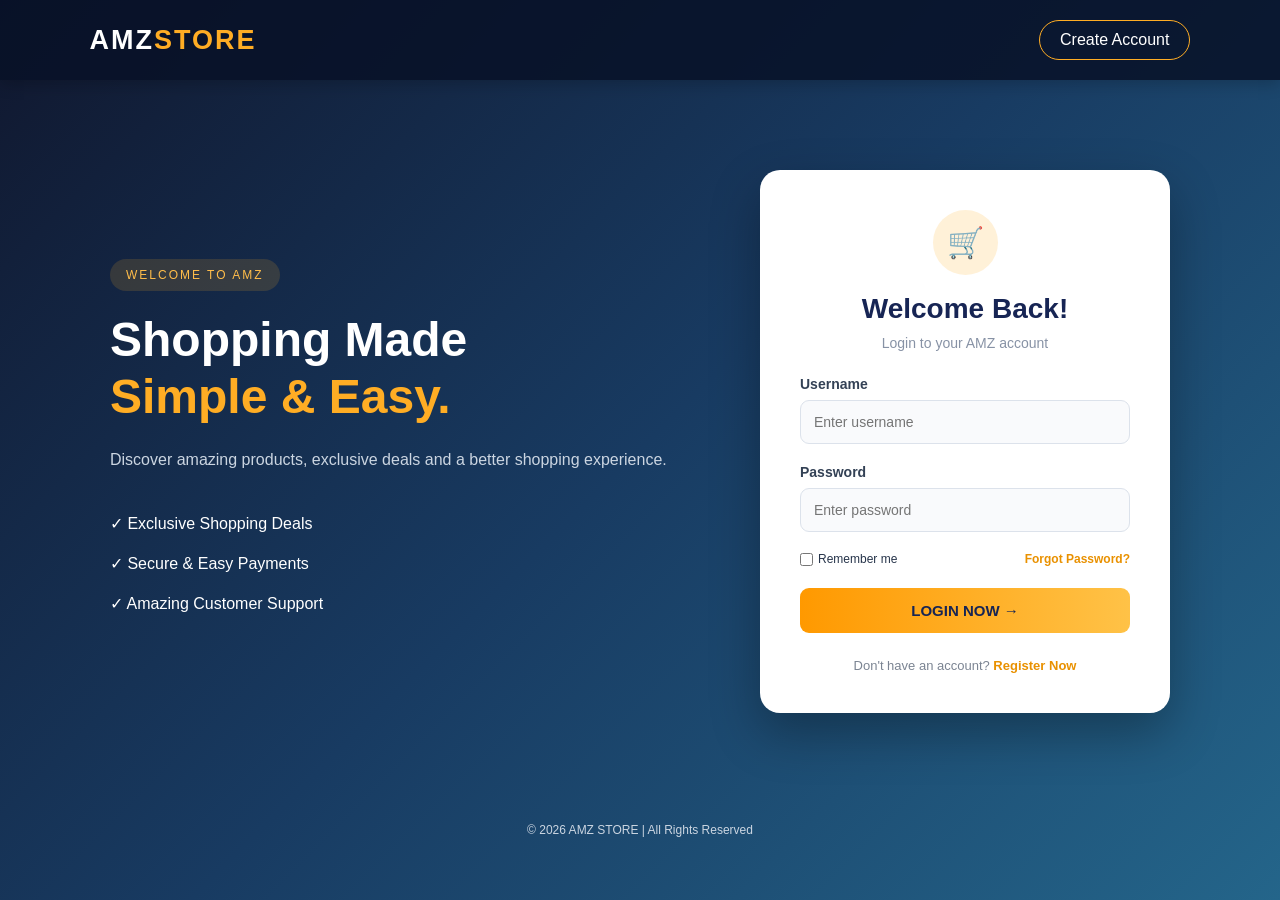
<file: index.html>
<html>
<head>
    <title>AMZ Store | Login</title>
    <link rel="stylesheet" href="style.css">
    <meta name="viewport" content="width=device-width, initial-scale=1.0">
</head>
<body>

<nav class="navbar">
    <h1>AMZ<span>STORE</span></h1>
    <a href="form.html" class="nav-link">Create Account</a>
</nav>

<div class="page-container">

    <div class="welcome-section">
        <span class="tag">WELCOME TO AMZ</span>
        <h2>Shopping Made<br><span>Simple & Easy.</span></h2>
        <p>Discover amazing products, exclusive deals
        and a better shopping experience.</p>

        <div class="features">
            <p>✓ Exclusive Shopping Deals</p>
            <p>✓ Secure & Easy Payments</p>
            <p>✓ Amazing Customer Support</p>
        </div>
    </div>

    <div class="form-card">

        <div class="icon-circle">🛒</div>

        <h2>Welcome Back!</h2>
        <p class="subtitle">Login to your AMZ account</p>

        <form action="#" method="POST">

            <label for="username">Username</label>
            <input type="text" id="username"
            name="username" placeholder="Enter username" required>

            <label for="password">Password</label>
            <input type="password" id="password"
            name="pass" placeholder="Enter password" required>

            <div class="remember">
                <label>
                    <input type="checkbox"> Remember me
                </label>
                <a href="#">Forgot Password?</a>
            </div>

            <button type="submit">LOGIN NOW →</button>

        </form>

        <p class="bottom-text">
            Don't have an account?
            <a href="form.html">Register Now</a>
        </p>

    </div>

</div>

<footer>© 2026 AMZ STORE | All Rights Reserved</footer>

</body>
</html>
</file>
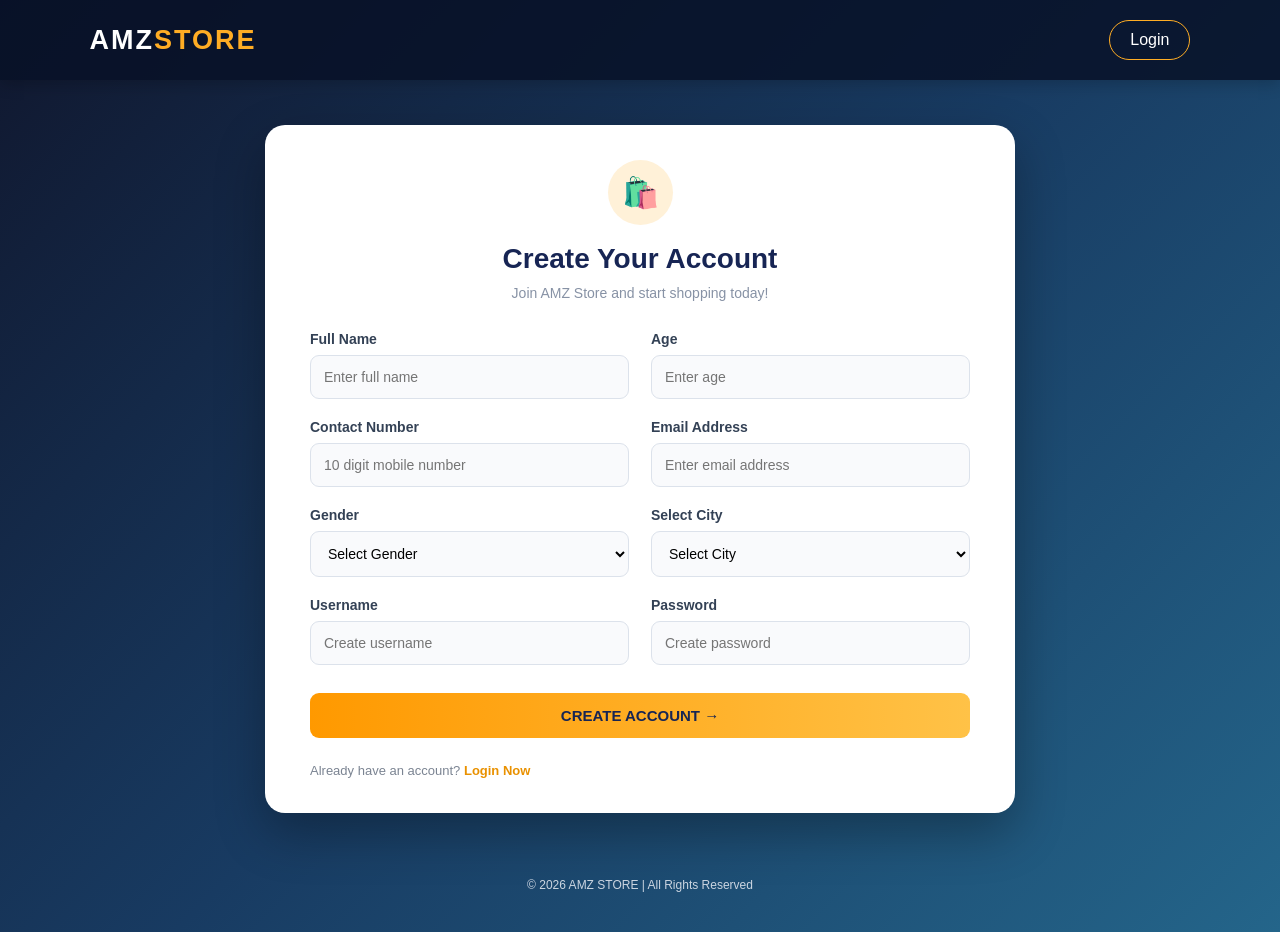
<file: form.html>
<html>
<head>
    <title>AMZ Store | Register</title>
    <link rel="stylesheet" href="style.css">
    <meta name="viewport" content="width=device-width, initial-scale=1.0">
</head>
<body>

<nav class="navbar">
    <h1>AMZ<span>STORE</span></h1>
    <a href="index.html" class="nav-link">Login</a>
</nav>

<div class="register-container">

    <div class="register-heading">
        <div class="icon-circle">🛍️</div>
        <h2>Create Your Account</h2>
        <p>Join AMZ Store and start shopping today!</p>
    </div>

    <form id="registerForm">

        <div class="input-grid">

            <div class="form-group">
                <label>Full Name</label>
                <input type="text" name="fullname"
                placeholder="Enter full name" required>
            </div>

            <div class="form-group">
                <label>Age</label>
                <input type="number" name="age"
                placeholder="Enter age" min="1" required>
            </div>

            <div class="form-group">
                <label>Contact Number</label>
                <input type="tel" name="phoneno"
                placeholder="10 digit mobile number"
                pattern="[0-9]{10}" required>
            </div>

            <div class="form-group">
                <label>Email Address</label>
                <input type="email" name="email"
                placeholder="Enter email address" required>
            </div>

            <div class="form-group">
                <label>Gender</label>
                <select name="gender" required>
                    <option value="">Select Gender</option>
                    <option value="Male">Male</option>
                    <option value="Female">Female</option>
                    <option value="Other">Other</option>
                </select>
            </div>

            <div class="form-group">
                <label>Select City</label>
                <select name="city" required>
                    <option value="">Select City</option>
                    <option value="Pune">Pune</option>
                    <option value="Nashik">Nashik</option>
                    <option value="Mumbai">Mumbai</option>
                </select>
            </div>

            <div class="form-group">
                <label>Username</label>
                <input type="text" name="username"
                placeholder="Create username" required>
            </div>

            <div class="form-group">
                <label>Password</label>
                <input type="password" name="password"
                placeholder="Create password"
                minlength="8" required>
            </div>

        </div>

        <button type="submit">CREATE ACCOUNT →</button>

    </form>

    <p class="bottom-text">
        Already have an account?
        <a href="index.html">Login Now</a>
    </p>

</div>

<footer>© 2026 AMZ STORE | All Rights Reserved</footer>

<script>
document.getElementById("registerForm")
.addEventListener("submit", function(event) {

    event.preventDefault();

    const formData = new FormData(this);

    const user = {
        fullname: formData.get("fullname"),
        age: formData.get("age"),
        phoneno: formData.get("phoneno"),
        email: formData.get("email"),
        gender: formData.get("gender"),
        city: formData.get("city"),
        username: formData.get("username")
    };

    localStorage.setItem("amzUser",
                         JSON.stringify(user));

    alert("Registration Successful!");

    window.location.href = "table.html";

});
</script>

</body>
</html>


</body>
</html>
</file>
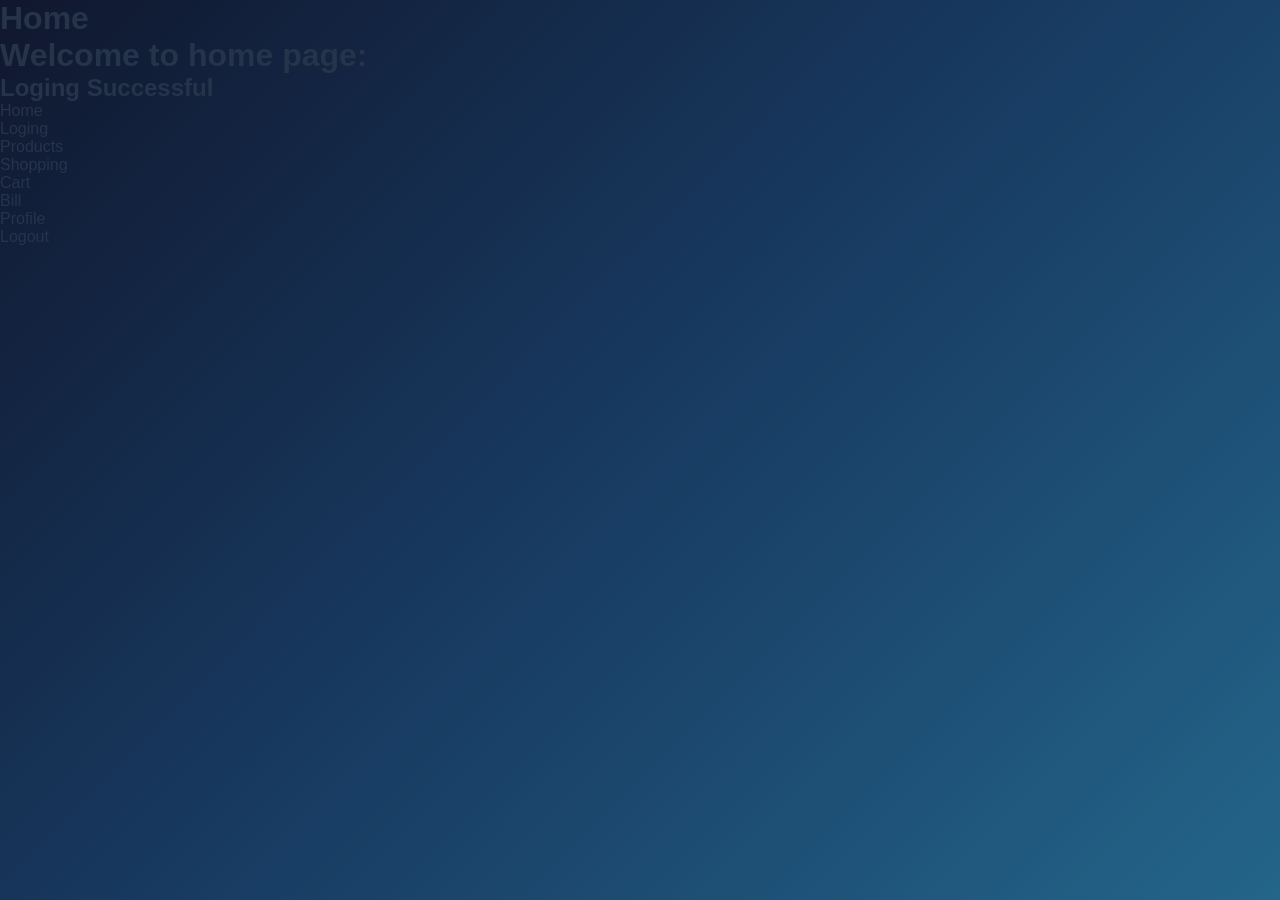
<file: home.html>
<html>
<head>
    <title>Amazon Home</title>
    <link rel="stylesheet" href="style.css">
</head>
<body>
    <h1>Home</h1>
	<h1>Welcome to home page:</h1>
	<h2>Loging Successful</h2>
	<a>Home</a><br>
	<a>Loging</a><br>
	<a>Products</a><br>
	<a>Shopping</a><br>
	<a>Cart</a><br>
	<a>Bill</a><br>
	<a>Profile</a><br>
	<a>Logout</a><br>
	</body>
	</html>
</file>
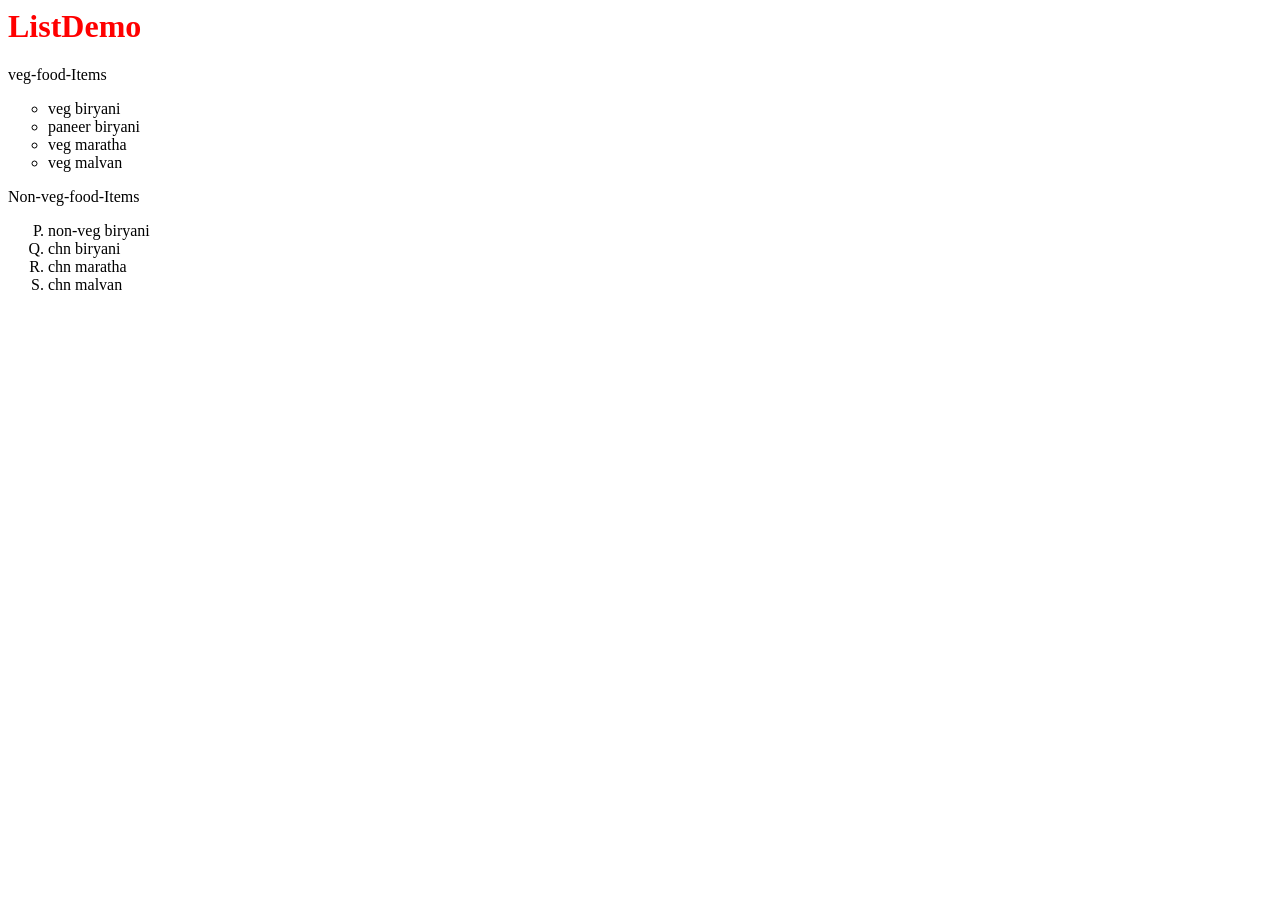
<file: list.html>
<html>
<head>
<title>AMZ-index</title>
</head>
<body>
<h1 style="color:red">ListDemo</h1>
veg-food-Items
<ul type="circle">
	<li>veg biryani</li>
	<li>paneer biryani</li>
	<li>veg maratha</li>
	<li>veg malvan</li>
	 </ul>
	 Non-veg-food-Items
	 <ol type="A" start=16>
	<li>non-veg biryani</li>
	<li>chn biryani</li>
	<li>chn maratha</li>
	<li>chn malvan</li>
	</ol>
</file>
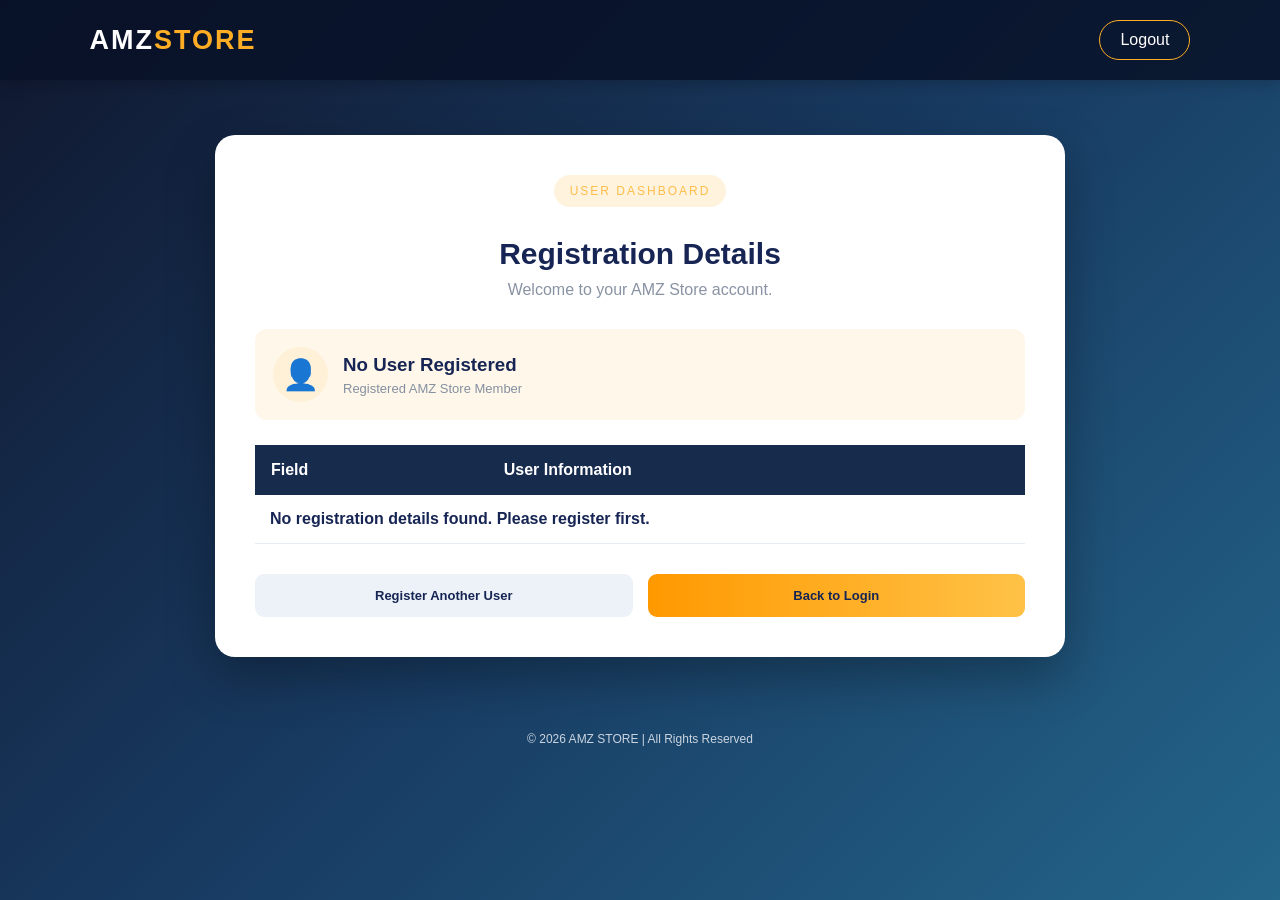
<file: table.html>
<!DOCTYPE html>
<html>
<head>
    <title>AMZ Store | User Details</title>
    <link rel="stylesheet" href="style.css">
    <meta name="viewport" content="width=device-width, initial-scale=1.0">
</head>
<body>

<nav class="navbar">
    <h1>AMZ<span>STORE</span></h1>
    <a href="index.html" class="nav-link">Logout</a>
</nav>

<div class="table-container">

    <div class="table-heading">
        <span class="tag">USER DASHBOARD</span>
        <h2>Registration Details</h2>
        <p>Welcome to your AMZ Store account.</p>
    </div>

    <div class="user-card">
        <div class="icon-circle">👤</div>
        <div>
            <h3 id="displayName">User Details</h3>
            <p>Registered AMZ Store Member</p>
        </div>
    </div>

    <div class="table-wrapper">
        <table>
            <thead>
                <tr>
                    <th>Field</th>
                    <th>User Information</th>
                </tr>
            </thead>

            <tbody id="userDetails">
                <tr>
                    <td colspan="2">Loading user details...</td>
                </tr>
            </tbody>
        </table>
    </div>

    <div class="table-actions">
        <a href="form.html" class="secondary-btn">
            Register Another User
        </a>
        <a href="index.html" class="primary-btn">
            Back to Login
        </a>
    </div>

</div>

<footer>© 2026 AMZ STORE | All Rights Reserved</footer>

<script>

const user = JSON.parse(localStorage.getItem("amzUser"));

const details = document.getElementById("userDetails");

if (user) {

    document.getElementById("displayName").textContent =
        user.fullname;

    const fields = [
        ["Full Name", user.fullname],
        ["Age", user.age],
        ["Contact", user.phoneno],
        ["Email", user.email],
        ["Gender", user.gender],
        ["City", user.city],
        ["Username", user.username]
    ];

    details.innerHTML = "";

    fields.forEach(function(item) {

        const row = document.createElement("tr");

        const heading = document.createElement("td");
        heading.textContent = item[0];

        const value = document.createElement("td");
        value.textContent = item[1];

        row.appendChild(heading);
        row.appendChild(value);

        details.appendChild(row);

    });

} else {

    details.innerHTML =
    '<tr><td colspan="2">No registration details found. Please register first.</td></tr>';

    document.getElementById("displayName").textContent =
        "No User Registered";

}

</script>

</body>
</html>
</file>
<file: style.css>
/* GENERAL SETTINGS */

* {
    margin: 0;
    padding: 0;
    box-sizing: border-box;
}

body {
    font-family: 'Segoe UI', Arial, sans-serif;
    min-height: 100vh;
    background: linear-gradient(135deg, #10172e, #183b62, #24658a);
    color: #26344a;
    padding-bottom: 20px;
}

/* NAVBAR */

.navbar {
    width: 100%;
    padding: 20px 7%;
    display: flex;
    justify-content: space-between;
    align-items: center;
    background: rgba(8, 17, 39, 0.85);
    box-shadow: 0 4px 15px rgba(0,0,0,0.2);
}

.navbar h1 {
    color: white;
    font-size: 27px;
    letter-spacing: 2px;
}

.navbar h1 span {
    color: #ffad24;
}

.nav-link {
    color: white;
    text-decoration: none;
    padding: 10px 20px;
    border: 1px solid #ffad24;
    border-radius: 25px;
    transition: 0.3s;
}

.nav-link:hover {
    background: #ffad24;
    color: #172554;
}

/* LOGIN PAGE */

.page-container {
    max-width: 1100px;
    margin: 70px auto;
    padding: 20px;
    display: flex;
    justify-content: space-between;
    align-items: center;
    gap: 60px;
}

.welcome-section {
    color: white;
    flex: 1;
}

.tag {
    display: inline-block;
    background: rgba(255, 173, 36, 0.15);
    color: #ffbd4a;
    padding: 9px 16px;
    border-radius: 20px;
    font-size: 12px;
    letter-spacing: 2px;
    margin-bottom: 20px;
}

.welcome-section h2 {
    font-size: 48px;
    line-height: 1.2;
    margin-bottom: 20px;
}

.welcome-section h2 span {
    color: #ffad24;
}

.welcome-section > p {
    color: #cbd5e1;
    line-height: 1.8;
    font-size: 16px;
}

.features {
    margin-top: 30px;
    line-height: 2.5;
    color: #ffffff;
}

/* COMMON CARDS */

.form-card,
.register-container,
.table-container {
    background: #ffffff;
    border-radius: 20px;
    box-shadow: 0 20px 50px rgba(0,0,0,0.3);
    animation: appear 0.7s ease;
}

@keyframes appear {
    from {
        opacity: 0;
        transform: translateY(25px);
    }

    to {
        opacity: 1;
        transform: translateY(0);
    }
}

.form-card {
    width: 410px;
    padding: 40px;
    text-align: center;
}

.icon-circle {
    width: 65px;
    height: 65px;
    background: #fff1d8;
    border-radius: 50%;
    display: flex;
    align-items: center;
    justify-content: center;
    font-size: 30px;
    margin: 0 auto 18px;
}

.form-card h2,
.register-heading h2 {
    color: #172554;
    font-size: 28px;
}

.subtitle {
    color: #8792a5;
    margin: 10px 0 25px;
    font-size: 14px;
}

/* FORM INPUTS */

form {
    text-align: left;
}

form > label,
.form-group > label {
    display: block;
    font-size: 14px;
    font-weight: 600;
    color: #334155;
    margin-bottom: 8px;
}

form > input,
.form-group input,
.form-group select {
    width: 100%;
    padding: 13px;
    margin-bottom: 20px;
    border: 1px solid #dce2eb;
    border-radius: 9px;
    outline: none;
    font-size: 14px;
    background: #f9fafc;
    transition: 0.3s;
}

form > input:focus,
.form-group input:focus,
.form-group select:focus {
    border-color: #f5a623;
    background: white;
    box-shadow: 0 0 8px rgba(245,166,35,0.2);
}

/* REMEMBER ME */

.remember {
    display: flex;
    justify-content: space-between;
    align-items: center;
    margin-bottom: 22px;
    font-size: 12px;
}

.remember label {
    display: flex;
    align-items: center;
    gap: 5px;
}

.remember input {
    accent-color: #f5a623;
}

.remember a,
.bottom-text a {
    color: #e99100;
    text-decoration: none;
    font-weight: bold;
}

/* BUTTONS */

button,
.primary-btn {
    width: 100%;
    padding: 14px;
    background: linear-gradient(90deg, #ff9900, #ffc247);
    border: none;
    border-radius: 9px;
    color: #172554;
    font-size: 15px;
    font-weight: bold;
    cursor: pointer;
    text-decoration: none;
    text-align: center;
    transition: 0.3s;
}

button:hover,
.primary-btn:hover {
    background: #e68a00;
    color: white;
    transform: translateY(-2px);
}

/* BOTTOM TEXT */

.bottom-text {
    font-size: 13px;
    color: #7b8492;
    margin-top: 25px;
}

.bottom-text a:hover {
    text-decoration: underline;
}

/* REGISTER PAGE */

.register-container {
    max-width: 750px;
    width: calc(100% - 40px);
    margin: 45px auto;
    padding: 35px 45px;
}

.register-heading {
    text-align: center;
    margin-bottom: 30px;
}

.register-heading p {
    color: #8792a5;
    margin-top: 10px;
    font-size: 14px;
}

.input-grid {
    display: grid;
    grid-template-columns: 1fr 1fr;
    gap: 0 22px;
}

.form-group {
    min-width: 0;
}

.register-container form button {
    margin-top: 8px;
}

/* TABLE PAGE */

.table-container {
    max-width: 850px;
    width: calc(100% - 40px);
    margin: 55px auto;
    padding: 40px;
}

.table-heading {
    text-align: center;
    margin-bottom: 30px;
}

.table-heading h2 {
    color: #172554;
    font-size: 30px;
    margin: 10px 0;
}

.table-heading p {
    color: #8993a3;
}

.user-card {
    display: flex;
    align-items: center;
    gap: 15px;
    background: #fff7e9;
    padding: 18px;
    border-radius: 12px;
    margin-bottom: 25px;
}

.user-card .icon-circle {
    margin: 0;
    width: 55px;
    height: 55px;
}

.user-card h3 {
    color: #172554;
}

.user-card p {
    color: #8490a0;
    font-size: 13px;
    margin-top: 5px;
}

/* TABLE DESIGN */

.table-wrapper {
    width: 100%;
    overflow-x: auto;
}

table {
    width: 100%;
    border-collapse: collapse;
    text-align: left;
}

th {
    background: #172b4d;
    color: white;
    padding: 16px;
}

td {
    padding: 15px;
    border-bottom: 1px solid #e8edf3;
    color: #475569;
}

tr:hover td {
    background: #fff8ec;
}

td:first-child {
    font-weight: bold;
    color: #172554;
}

/* TABLE ACTIONS */

.table-actions {
    display: flex;
    gap: 15px;
    margin-top: 30px;
}

.table-actions a {
    flex: 1;
    font-size: 13px;
}

.secondary-btn {
    background: #edf2f8;
    color: #172554;
    text-decoration: none;
    text-align: center;
    padding: 14px;
    border-radius: 9px;
    font-weight: bold;
    transition: 0.3s;
}

.secondary-btn:hover {
    background: #dce5f1;
}

/* FOOTER */

footer {
    color: #cbd5e1;
    text-align: center;
    font-size: 12px;
    padding: 20px;
}

/* RESPONSIVE DESIGN */

@media (max-width: 800px) {

    .page-container {
        flex-direction: column;
        margin: 35px auto;
        gap: 30px;
    }

    .welcome-section {
        text-align: center;
    }

    .welcome-section h2 {
        font-size: 35px;
    }

    .form-card {
        width: 100%;
        max-width: 410px;
    }
}

@media (max-width: 550px) {

    .navbar {
        padding: 16px 5%;
    }

    .navbar h1 {
        font-size: 21px;
    }

    .nav-link {
        padding: 8px 12px;
        font-size: 12px;
    }

    .register-container,
    .table-container {
        padding: 25px 18px;
        margin: 25px auto;
    }

    .input-grid {
        grid-template-columns: 1fr;
    }

    .table-actions {
        flex-direction: column;
    }

    .table-heading h2 {
        font-size: 24px;
    }

    .form-card {
        padding: 30px 22px;
    }
}
</file>
